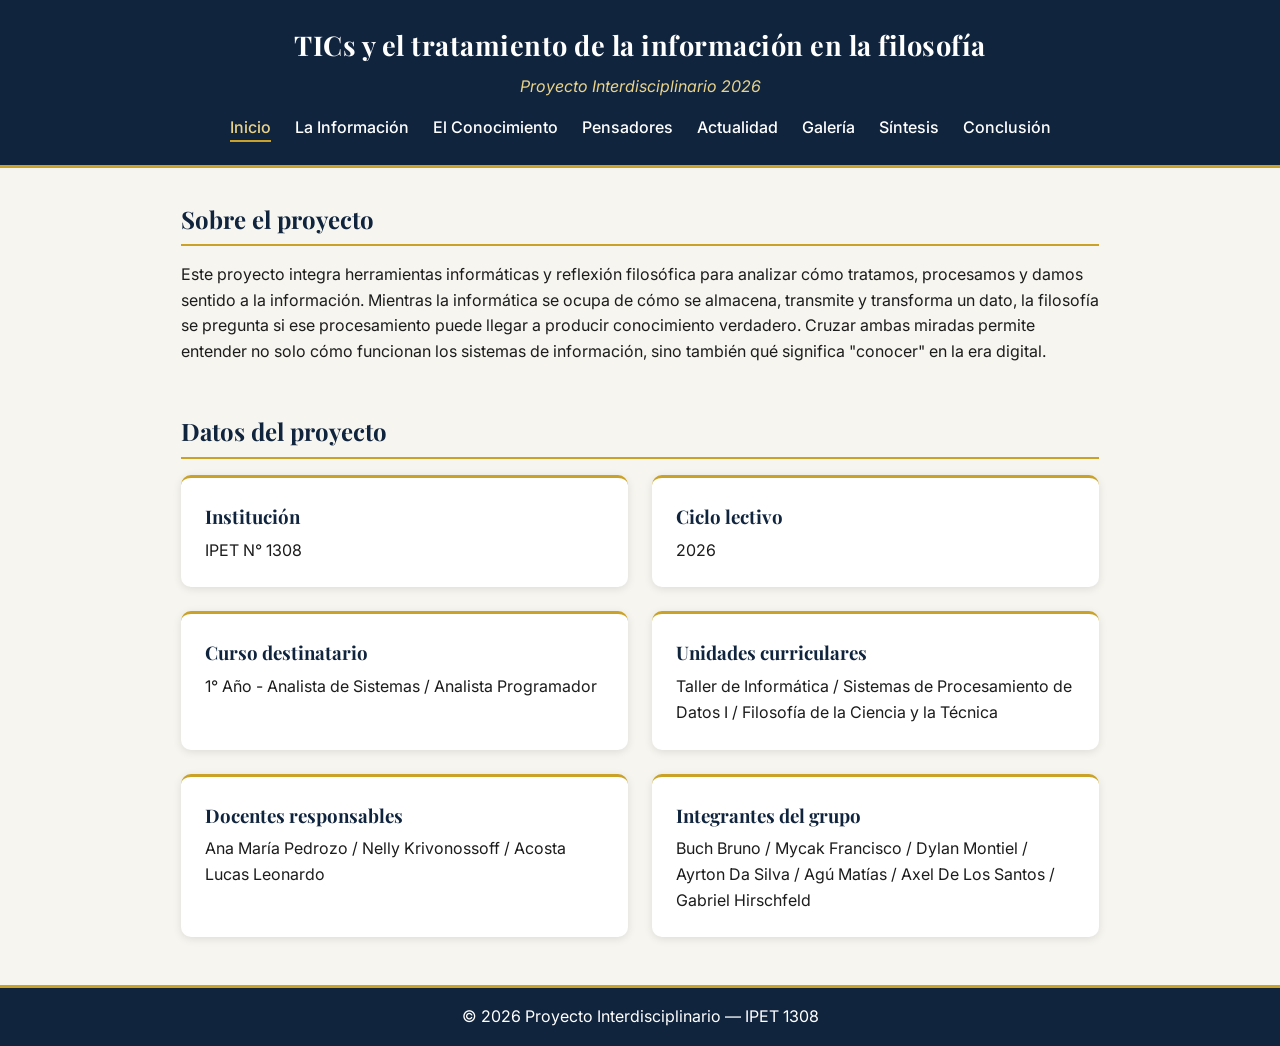
<file: index.html>
<!DOCTYPE html>
<html lang="es">
<head>
    <meta charset="UTF-8">
    <meta name="viewport" content="width=device-width, initial-scale=1.0">
    <title>Inicio - TICs y Filosofía</title>
    <link rel="stylesheet" href="css/estilos.css">
</head>
<body>

    <header>
        <h1>TICs y el tratamiento de la información en la filosofía</h1>
        <p class="slogan">Proyecto Interdisciplinario 2026</p>
        <nav>
            <ul>
                <li><a href="index.html">Inicio</a></li>
                <li><a href="informacion.html">La Información</a></li>
                <li><a href="filosofia.html">El Conocimiento</a></li>
                <li><a href="pensadores.html">Pensadores</a></li>
                <li><a href="actualidad.html">Actualidad</a></li>
                <li><a href="galeria.html">Galería</a></li>
                <li><a href="sintesis.html">Síntesis</a></li>
                <li><a href="conclusion.html">Conclusión</a></li>
            </ul>
        </nav>
    </header>

    <main>
        <section id="portada">
            <h2>Sobre el proyecto</h2>
            <p>Este proyecto integra herramientas informáticas y reflexión filosófica para analizar cómo tratamos, procesamos y damos sentido a la información. Mientras la informática se ocupa de cómo se almacena, transmite y transforma un dato, la filosofía se pregunta si ese procesamiento puede llegar a producir conocimiento verdadero. Cruzar ambas miradas permite entender no solo cómo funcionan los sistemas de información, sino también qué significa "conocer" en la era digital.</p>

            <!-- TAREA: Agregá aquí una imagen representativa del proyecto -->
            <!-- <img src="ACÁ VA LA URL" alt="Descripción de la imagen" class="imagen-centrada"> -->
        </section>

        <section id="datos-proyecto">
            <h2>Datos del proyecto</h2>
            <div class="grid-tarjetas">
                <div class="tarjeta">
                    <h3>Institución</h3>
                    <p>IPET N° 1308</p>
                </div>
                <div class="tarjeta">
                    <h3>Ciclo lectivo</h3>
                    <p>2026</p>
                </div>
                <div class="tarjeta">
                    <h3>Curso destinatario</h3>
                    <p>1° Año - Analista de Sistemas / Analista Programador</p>
                </div>
                <div class="tarjeta">
                    <h3>Unidades curriculares</h3>
                    <p>Taller de Informática / Sistemas de Procesamiento de Datos I / Filosofía de la Ciencia y la Técnica</p>
                </div>
                <div class="tarjeta">
                    <h3>Docentes responsables</h3>
                    <p>Ana María Pedrozo / Nelly Krivonossoff / Acosta Lucas Leonardo</p>
                </div>
                <div class="tarjeta">
                    <h3>Integrantes del grupo</h3>
                    <p>Buch Bruno / Mycak Francisco / Dylan Montiel / Ayrton Da Silva / Agú Matías / Axel De Los Santos / Gabriel Hirschfeld</p>
                </div>
            </div>
        </section>
    </main>

    <footer>
        <p>© 2026 Proyecto Interdisciplinario — IPET 1308</p>
    </footer>

    <script src="js/script.js"></script>
</body>
</html>
</file>
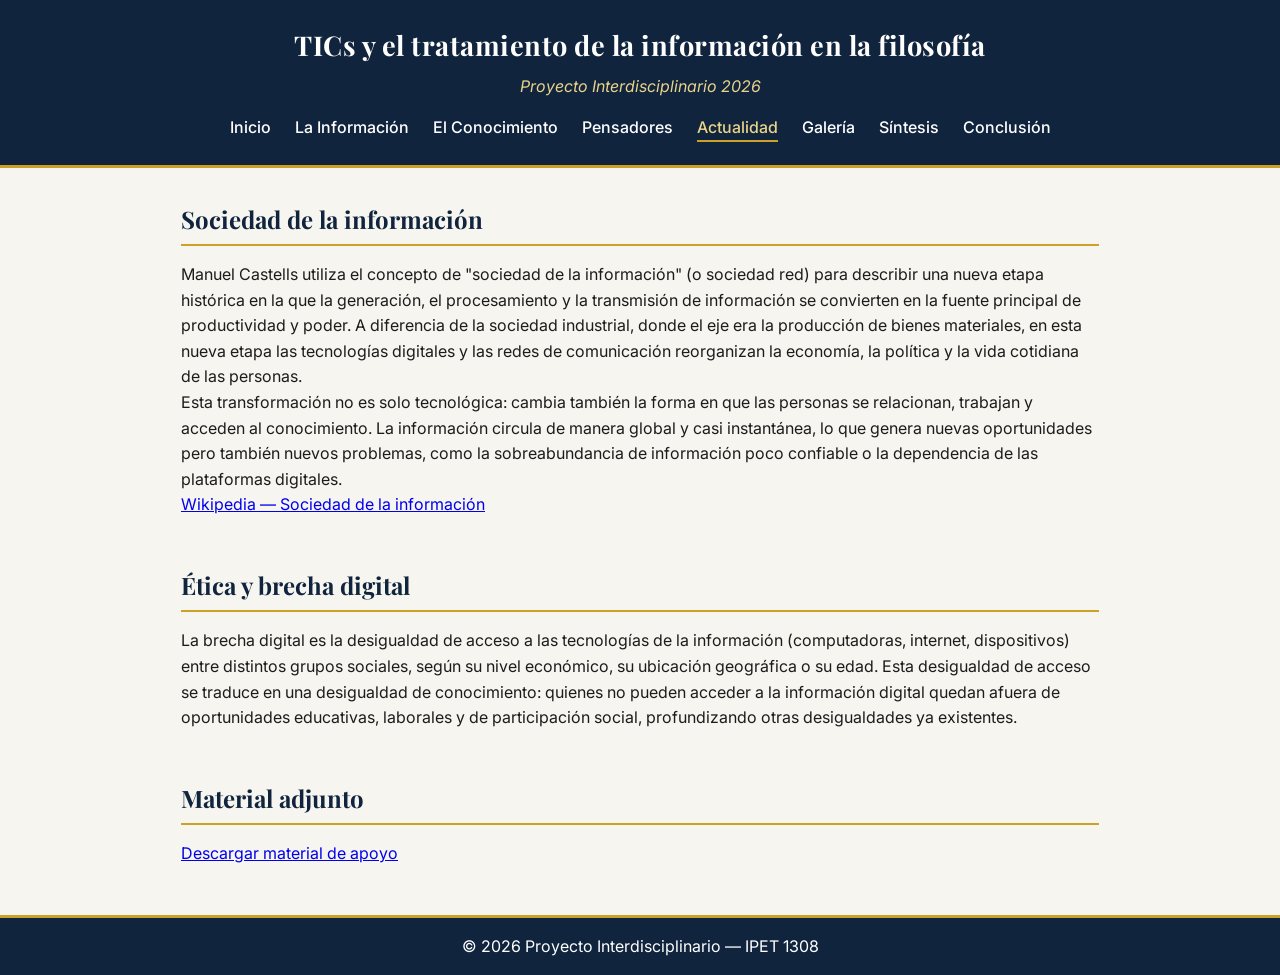
<file: actualidad.html>
<!DOCTYPE html>
<html lang="es">
<head>
    <meta charset="UTF-8">
    <meta name="viewport" content="width=device-width, initial-scale=1.0">
    <title>Actualidad - TICs y Filosofía</title>
    <link rel="stylesheet" href="css/estilos.css">
</head>
<body>

    <header>
        <h1>TICs y el tratamiento de la información en la filosofía</h1>
        <p class="slogan">Proyecto Interdisciplinario 2026</p>
        <nav>
            <ul>
                <li><a href="index.html">Inicio</a></li>
                <li><a href="informacion.html">La Información</a></li>
                <li><a href="filosofia.html">El Conocimiento</a></li>
                <li><a href="pensadores.html">Pensadores</a></li>
                <li><a href="actualidad.html">Actualidad</a></li>
                <li><a href="galeria.html">Galería</a></li>
                <li><a href="sintesis.html">Síntesis</a></li>
                <li><a href="conclusion.html">Conclusión</a></li>
            </ul>
        </nav>
    </header>

    <main>
        <section id="sociedad-informacion">
            <h2>Sociedad de la información</h2>
            <!-- TAREA: Investigá el concepto de Manuel Castells y explicalo con tus palabras (al menos 2 párrafos) -->
            <p>Manuel Castells utiliza el concepto de "sociedad de la información" (o sociedad red) para describir una nueva etapa histórica en la que la generación, el procesamiento y la transmisión de información se convierten en la fuente principal de productividad y poder. A diferencia de la sociedad industrial, donde el eje era la producción de bienes materiales, en esta nueva etapa las tecnologías digitales y las redes de comunicación reorganizan la economía, la política y la vida cotidiana de las personas.</p>
            <p>Esta transformación no es solo tecnológica: cambia también la forma en que las personas se relacionan, trabajan y acceden al conocimiento. La información circula de manera global y casi instantánea, lo que genera nuevas oportunidades pero también nuevos problemas, como la sobreabundancia de información poco confiable o la dependencia de las plataformas digitales.</p>
            <p><a href="https://es.wikipedia.org/wiki/Sociedad_de_la_informaci%C3%B3n" target="_blank">Wikipedia — Sociedad de la información</a></p>
        </section>

        <section id="brecha-digital">
            <h2>Ética y brecha digital</h2>
            <!-- TAREA: Explicá qué es la brecha digital y por qué genera desigualdad de acceso al conocimiento -->
            <p>La brecha digital es la desigualdad de acceso a las tecnologías de la información (computadoras, internet, dispositivos) entre distintos grupos sociales, según su nivel económico, su ubicación geográfica o su edad. Esta desigualdad de acceso se traduce en una desigualdad de conocimiento: quienes no pueden acceder a la información digital quedan afuera de oportunidades educativas, laborales y de participación social, profundizando otras desigualdades ya existentes.</p>
        </section>

        <section id="material-adjunto">
            <h2>Material adjunto</h2>
            <!-- TAREA: Subí un PDF o material de apoyo a la carpeta /docs y enlazalo aquí -->
            <a href="docs/material.pdf" download>Descargar material de apoyo</a>
        </section>
    </main>

    <footer>
        <p>© 2026 Proyecto Interdisciplinario — IPET 1308</p>
    </footer>

    <script src="js/script.js"></script>
</body>
</html>
</file>
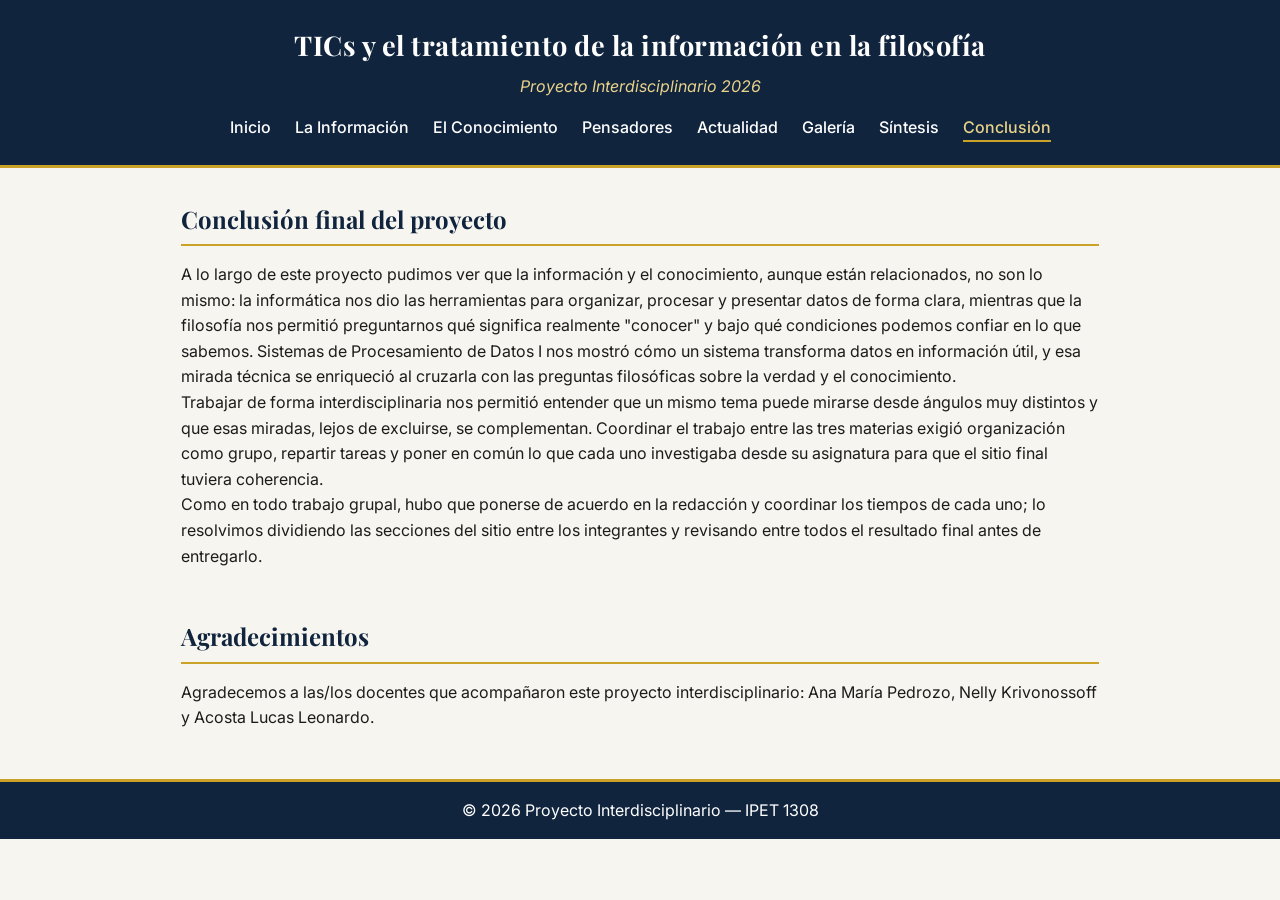
<file: conclusion.html>
<!DOCTYPE html>
<html lang="es">
<head>
    <meta charset="UTF-8">
    <meta name="viewport" content="width=device-width, initial-scale=1.0">
    <title>Conclusión - TICs y Filosofía</title>
    <link rel="stylesheet" href="css/estilos.css">
</head>
<body>

    <header>
        <h1>TICs y el tratamiento de la información en la filosofía</h1>
        <p class="slogan">Proyecto Interdisciplinario 2026</p>
        <nav>
            <ul>
                <li><a href="index.html">Inicio</a></li>
                <li><a href="informacion.html">La Información</a></li>
                <li><a href="filosofia.html">El Conocimiento</a></li>
                <li><a href="pensadores.html">Pensadores</a></li>
                <li><a href="actualidad.html">Actualidad</a></li>
                <li><a href="galeria.html">Galería</a></li>
                <li><a href="sintesis.html">Síntesis</a></li>
                <li><a href="conclusion.html">Conclusión</a></li>
            </ul>
        </nav>
    </header>

    <main>
        <section id="conclusion-final">
            <h2>Conclusión final del proyecto</h2>
            <!-- TAREA: Escriban acá la conclusión final y real del proyecto, distinta de la postura personal de Síntesis. -->
            <!-- Esta conclusión debe integrar lo trabajado en las tres materias (Taller de Informática, -->
            <!-- Sistemas de Procesamiento de Datos I y Filosofía) y reflexionar sobre qué aprendieron -->
            <!-- haciendo el proyecto, no solo sobre el tema en sí. -->
            <p>A lo largo de este proyecto pudimos ver que la información y el conocimiento, aunque están relacionados, no son lo mismo: la informática nos dio las herramientas para organizar, procesar y presentar datos de forma clara, mientras que la filosofía nos permitió preguntarnos qué significa realmente "conocer" y bajo qué condiciones podemos confiar en lo que sabemos. Sistemas de Procesamiento de Datos I nos mostró cómo un sistema transforma datos en información útil, y esa mirada técnica se enriqueció al cruzarla con las preguntas filosóficas sobre la verdad y el conocimiento.</p>
            <p>Trabajar de forma interdisciplinaria nos permitió entender que un mismo tema puede mirarse desde ángulos muy distintos y que esas miradas, lejos de excluirse, se complementan. Coordinar el trabajo entre las tres materias exigió organización como grupo, repartir tareas y poner en común lo que cada uno investigaba desde su asignatura para que el sitio final tuviera coherencia.</p>
            <p>Como en todo trabajo grupal, hubo que ponerse de acuerdo en la redacción y coordinar los tiempos de cada uno; lo resolvimos dividiendo las secciones del sitio entre los integrantes y revisando entre todos el resultado final antes de entregarlo.</p>
        </section>

        <section id="agradecimientos">
            <h2>Agradecimientos</h2>
            <!-- TAREA: Opcional. Mencionen a los/as docentes o instituciones que acompañaron el proyecto -->
            <p>Agradecemos a las/los docentes que acompañaron este proyecto interdisciplinario: Ana María Pedrozo, Nelly Krivonossoff y Acosta Lucas Leonardo.</p>
        </section>
    </main>

    <footer>
        <p>© 2026 Proyecto Interdisciplinario — IPET 1308</p>
    </footer>

    <script src="js/script.js"></script>
</body>
</html>
</file>
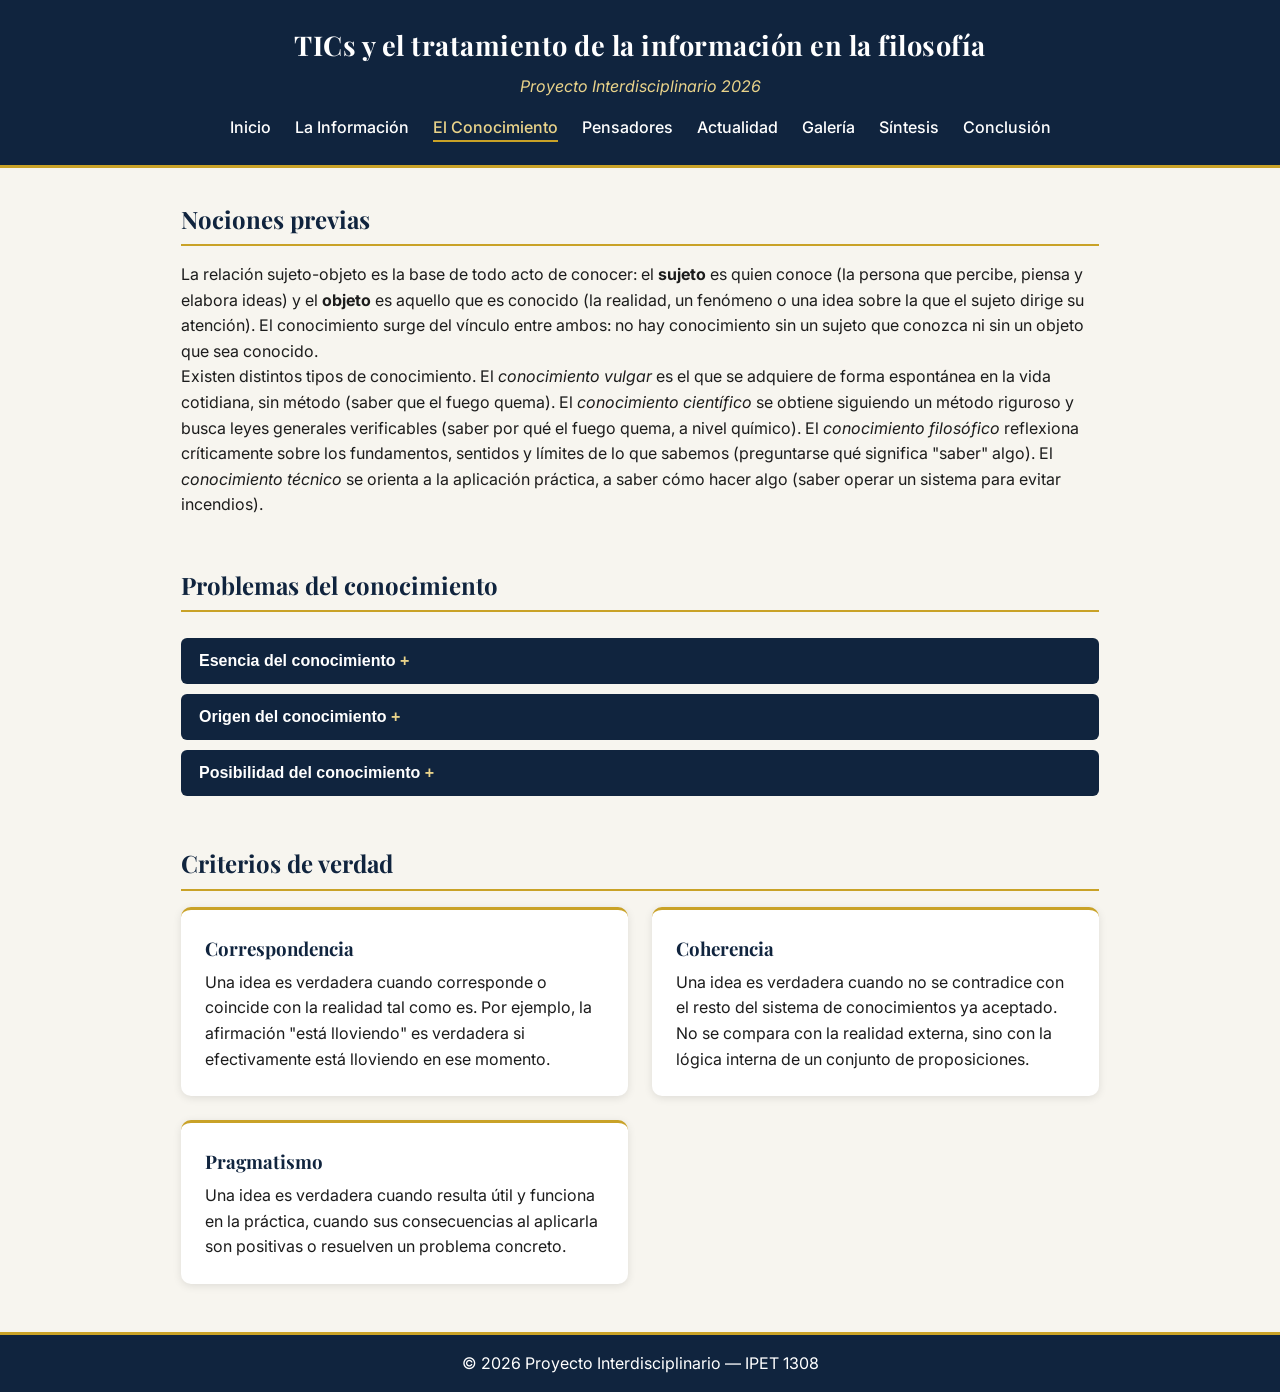
<file: filosofia.html>
<!DOCTYPE html>
<html lang="es">
<head>
    <meta charset="UTF-8">
    <meta name="viewport" content="width=device-width, initial-scale=1.0">
    <title>El Conocimiento - TICs y Filosofía</title>
    <link rel="stylesheet" href="css/estilos.css">
</head>
<body>

    <header>
        <h1>TICs y el tratamiento de la información en la filosofía</h1>
        <p class="slogan">Proyecto Interdisciplinario 2026</p>
        <nav>
            <ul>
                <li><a href="index.html">Inicio</a></li>
                <li><a href="informacion.html">La Información</a></li>
                <li><a href="filosofia.html">El Conocimiento</a></li>
                <li><a href="pensadores.html">Pensadores</a></li>
                <li><a href="actualidad.html">Actualidad</a></li>
                <li><a href="galeria.html">Galería</a></li>
                <li><a href="sintesis.html">Síntesis</a></li>
                <li><a href="conclusion.html">Conclusión</a></li>
            </ul>
        </nav>
    </header>

    <main>
        <section id="nociones-previas">
            <h2>Nociones previas</h2>
            <!-- TAREA: Completá con la explicación de sujeto-objeto y tipos de conocimiento -->
            <p>La relación sujeto-objeto es la base de todo acto de conocer: el <b>sujeto</b> es quien conoce (la persona que percibe, piensa y elabora ideas) y el <b>objeto</b> es aquello que es conocido (la realidad, un fenómeno o una idea sobre la que el sujeto dirige su atención). El conocimiento surge del vínculo entre ambos: no hay conocimiento sin un sujeto que conozca ni sin un objeto que sea conocido.</p>
            <p>Existen distintos tipos de conocimiento. El <i>conocimiento vulgar</i> es el que se adquiere de forma espontánea en la vida cotidiana, sin método (saber que el fuego quema). El <i>conocimiento científico</i> se obtiene siguiendo un método riguroso y busca leyes generales verificables (saber por qué el fuego quema, a nivel químico). El <i>conocimiento filosófico</i> reflexiona críticamente sobre los fundamentos, sentidos y límites de lo que sabemos (preguntarse qué significa "saber" algo). El <i>conocimiento técnico</i> se orienta a la aplicación práctica, a saber cómo hacer algo (saber operar un sistema para evitar incendios).</p>
        </section>

        <section id="problemas-conocimiento">
            <h2>Problemas del conocimiento</h2>

            <!-- ACORDEÓN: cada botón despliega su panel -->
            <button class="acordeon">Esencia del conocimiento</button>
            <div class="panel">
                <p>Este problema pregunta qué significa "conocer" algo. El <i>dogmatismo</i> sostiene que el sujeto puede alcanzar una verdad segura y objetiva sobre la realidad, sin dudar de la capacidad de la razón o los sentidos. El <i>escepticismo</i>, en cambio, duda de que sea posible alcanzar un conocimiento verdadero y seguro, y sostiene que siempre hay margen para el error. El <i>relativismo</i> afirma que no existe una verdad única y válida para todos, sino que depende del sujeto, la cultura o el momento histórico. El <i>criticismo</i>, propuesto por <b>Kant</b>, plantea una postura intermedia: es posible conocer, pero solo dentro de los límites de la razón humana, examinando previamente qué puede y qué no puede conocer el sujeto.</p>
            </div>

            <button class="acordeon">Origen del conocimiento</button>
            <div class="panel">
                <p>El <i>racionalismo</i>, defendido por <b>Descartes</b>, sostiene que el origen del conocimiento verdadero está en la razón: las ideas más importantes son innatas o se construyen mediante el pensamiento lógico, independientemente de la experiencia sensible, que puede engañarnos. El <i>empirismo</i>, representado por <b>Aristóteles</b> y más tarde por <b>Hume</b>, sostiene lo contrario: todo conocimiento parte de la experiencia sensible; no hay ideas innatas, la mente nace como una "hoja en blanco" que se va llenando con lo que percibimos. <b>Kant</b> propone una síntesis entre ambas posturas: el conocimiento comienza con la experiencia (aporte empirista), pero la mente humana posee estructuras a priori (espacio, tiempo, categorías) que organizan esa experiencia (aporte racionalista), de modo que ambos elementos son necesarios para conocer.</p>
            </div>

            <button class="acordeon">Posibilidad del conocimiento</button>
            <div class="panel">
                <p>Este problema pregunta si el sujeto puede conocer la realidad tal cual es en sí misma. El <i>dogmatismo</i> responde que sí, que la razón o los sentidos nos dan acceso directo y confiable a la realidad. El <i>escepticismo</i> responde que no, que nunca podemos estar seguros de que lo que percibimos coincide con la realidad objetiva. El <i>criticismo</i> de <b>Kant</b> matiza ambas posturas: podemos conocer los fenómenos (la realidad tal como se nos presenta a través de nuestras estructuras mentales), pero no la "cosa en sí" (la realidad independiente de todo sujeto que la conozca).</p>
            </div>
        </section>

        <section id="criterios-verdad">
            <h2>Criterios de verdad</h2>
            <!-- TAREA: Completá cada tarjeta -->
            <div class="grid-tarjetas">
                <div class="tarjeta">
                    <h3>Correspondencia</h3>
                    <p>Una idea es verdadera cuando corresponde o coincide con la realidad tal como es. Por ejemplo, la afirmación "está lloviendo" es verdadera si efectivamente está lloviendo en ese momento.</p>
                </div>
                <div class="tarjeta">
                    <h3>Coherencia</h3>
                    <p>Una idea es verdadera cuando no se contradice con el resto del sistema de conocimientos ya aceptado. No se compara con la realidad externa, sino con la lógica interna de un conjunto de proposiciones.</p>
                </div>
                <div class="tarjeta">
                    <h3>Pragmatismo</h3>
                    <p>Una idea es verdadera cuando resulta útil y funciona en la práctica, cuando sus consecuencias al aplicarla son positivas o resuelven un problema concreto.</p>
                </div>
            </div>
        </section>
    </main>

    <footer>
        <p>© 2026 Proyecto Interdisciplinario — IPET 1308</p>
    </footer>

    <script src="js/script.js"></script>
</body>
</html>
</file>
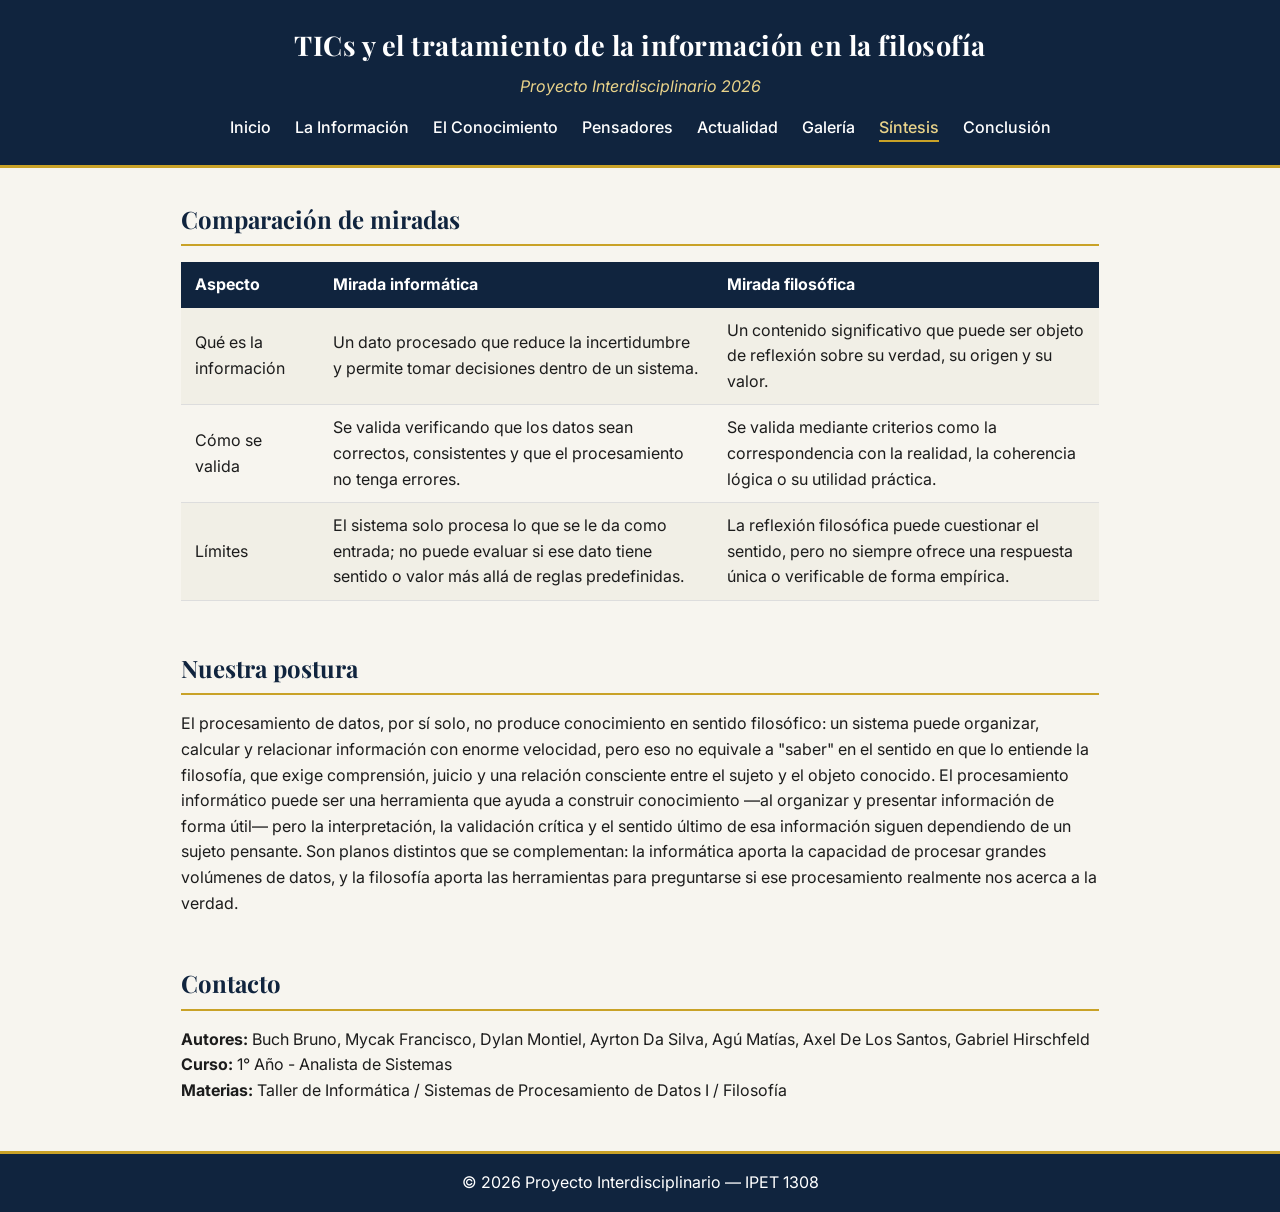
<file: sintesis.html>
<!DOCTYPE html>
<html lang="es">
<head>
    <meta charset="UTF-8">
    <meta name="viewport" content="width=device-width, initial-scale=1.0">
    <title>Síntesis - TICs y Filosofía</title>
    <link rel="stylesheet" href="css/estilos.css">
</head>
<body>

    <header>
        <h1>TICs y el tratamiento de la información en la filosofía</h1>
        <p class="slogan">Proyecto Interdisciplinario 2026</p>
        <nav>
            <ul>
                <li><a href="index.html">Inicio</a></li>
                <li><a href="informacion.html">La Información</a></li>
                <li><a href="filosofia.html">El Conocimiento</a></li>
                <li><a href="pensadores.html">Pensadores</a></li>
                <li><a href="actualidad.html">Actualidad</a></li>
                <li><a href="galeria.html">Galería</a></li>
                <li><a href="sintesis.html">Síntesis</a></li>
                <li><a href="conclusion.html">Conclusión</a></li>
            </ul>
        </nav>
    </header>

    <main>
        <section id="comparacion">
            <h2>Comparación de miradas</h2>
            <!-- TAREA: Completá la tabla comparando la mirada informática y la mirada filosófica -->
            <table>
                <tr>
                    <th>Aspecto</th>
                    <th>Mirada informática</th>
                    <th>Mirada filosófica</th>
                </tr>
                <tr>
                    <td>Qué es la información</td>
                    <td>Un dato procesado que reduce la incertidumbre y permite tomar decisiones dentro de un sistema.</td>
                    <td>Un contenido significativo que puede ser objeto de reflexión sobre su verdad, su origen y su valor.</td>
                </tr>
                <tr>
                    <td>Cómo se valida</td>
                    <td>Se valida verificando que los datos sean correctos, consistentes y que el procesamiento no tenga errores.</td>
                    <td>Se valida mediante criterios como la correspondencia con la realidad, la coherencia lógica o su utilidad práctica.</td>
                </tr>
                <tr>
                    <td>Límites</td>
                    <td>El sistema solo procesa lo que se le da como entrada; no puede evaluar si ese dato tiene sentido o valor más allá de reglas predefinidas.</td>
                    <td>La reflexión filosófica puede cuestionar el sentido, pero no siempre ofrece una respuesta única o verificable de forma empírica.</td>
                </tr>
            </table>
        </section>

        <section id="postura">
            <h2>Nuestra postura</h2>
            <!-- TAREA: Escriban su conclusión grupal respondiendo: ¿el procesamiento de datos puede producir conocimiento verdadero? -->
            <p>El procesamiento de datos, por sí solo, no produce conocimiento en sentido filosófico: un sistema puede organizar, calcular y relacionar información con enorme velocidad, pero eso no equivale a "saber" en el sentido en que lo entiende la filosofía, que exige comprensión, juicio y una relación consciente entre el sujeto y el objeto conocido. El procesamiento informático puede ser una herramienta que ayuda a construir conocimiento —al organizar y presentar información de forma útil— pero la interpretación, la validación crítica y el sentido último de esa información siguen dependiendo de un sujeto pensante. Son planos distintos que se complementan: la informática aporta la capacidad de procesar grandes volúmenes de datos, y la filosofía aporta las herramientas para preguntarse si ese procesamiento realmente nos acerca a la verdad.</p>
        </section>

        <section id="contacto">
            <h2>Contacto</h2>
            <!-- TAREA: Completá con los integrantes reales, curso y materia -->
            <p><b>Autores:</b> Buch Bruno, Mycak Francisco, Dylan Montiel, Ayrton Da Silva, Agú Matías, Axel De Los Santos, Gabriel Hirschfeld</p>
            <p><b>Curso:</b> 1° Año - Analista de Sistemas</p>
            <p><b>Materias:</b> Taller de Informática / Sistemas de Procesamiento de Datos I / Filosofía</p>
        </section>
    </main>

    <footer>
        <p>© 2026 Proyecto Interdisciplinario — IPET 1308</p>
    </footer>

    <script src="js/script.js"></script>
</body>
</html>
</file>
<file: css/estilos.css>
/* FUENTES (Google Fonts) */
@import url('https://fonts.googleapis.com/css2?family=Playfair+Display:wght@600;700&family=Inter:wght@400;500;600&display=swap');

/* RESET BÁSICO */
* {
    margin: 0;
    padding: 0;
    box-sizing: border-box;
}

:root {
    --azul-oscuro: #10243e;
    --azul-medio: #1b3a5c;
    --dorado: #c9a227;
    --dorado-claro: #e9d38a;
    --fondo: #f7f5ef;
    --texto: #1c1c1c;
}

body {
    font-family: 'Inter', 'Segoe UI', Arial, sans-serif;
    line-height: 1.6;
    color: var(--texto);
    background-color: var(--fondo);
}

h1, h2, h3 {
    font-family: 'Playfair Display', Georgia, serif;
}

/* ENCABEZADO */
header {
    background-color: var(--azul-oscuro);
    color: white;
    padding: 1.5rem 2rem;
    text-align: center;
    border-bottom: 3px solid var(--dorado);
}

header h1 {
    font-size: 1.7em;
    letter-spacing: 0.5px;
}

.slogan {
    margin-top: 6px;
    font-style: italic;
    color: var(--dorado-claro);
}

nav ul {
    list-style: none;
    display: flex;
    justify-content: center;
    gap: 1.5rem;
    margin-top: 1rem;
    flex-wrap: wrap;
}

nav a {
    color: white;
    text-decoration: none;
    font-weight: 500;
    padding-bottom: 3px;
    border-bottom: 2px solid transparent;
    transition: color 0.2s ease, border-color 0.2s ease;
}

nav a:hover,
nav a.activo {
    color: var(--dorado-claro);
    border-bottom: 2px solid var(--dorado);
}

/* CONTENIDO PRINCIPAL */
main {
    max-width: 950px;
    margin: 2rem auto;
    padding: 0 1rem;
}

section {
    margin-bottom: 3rem;
}

section h2 {
    color: var(--azul-oscuro);
    border-bottom: 2px solid var(--dorado);
    padding-bottom: 6px;
    margin-bottom: 16px;
}

/* CITA DESTACADA (opcional, para portada) */
.cita-destacada {
    border-left: 4px solid var(--dorado);
    background-color: #fff;
    padding: 1rem 1.5rem;
    margin: 1.5rem 0;
    font-family: 'Playfair Display', serif;
    font-style: italic;
    font-size: 1.15em;
    color: var(--azul-oscuro);
    box-shadow: 0 2px 8px rgba(0,0,0,0.06);
}

/* TARJETAS */
.grid-tarjetas {
    display: grid;
    grid-template-columns: repeat(2, minmax(230px, 1fr));
    gap: 1.5rem;
    margin-top: 1rem;
}

.tarjeta {
    background: white;
    border-radius: 10px;
    box-shadow: 0 2px 8px rgba(0,0,0,0.1);
    padding: 1.5rem;
    border-top: 3px solid var(--dorado);
    transition: transform 0.3s ease, box-shadow 0.3s ease;
}

.tarjeta:hover {
    transform: translateY(-6px);
    box-shadow: 0 10px 24px rgba(16,36,62,0.18);
}

.tarjeta h3 {
    color: var(--azul-oscuro);
    margin-bottom: 6px;
}

.tarjeta img {
    width: 100%;
    border-radius: 8px;
    margin-bottom: 10px;
}

/* ACORDEÓN */
.acordeon {
    width: 100%;
    text-align: left;
    background-color: var(--azul-oscuro);
    color: white;
    border: none;
    padding: 14px 18px;
    font-size: 1em;
    font-weight: 600;
    cursor: pointer;
    border-radius: 6px;
    margin-top: 10px;
    transition: background-color 0.2s ease;
}

.acordeon:hover {
    background-color: var(--azul-medio);
}

.acordeon::after {
    content: " +";
    color: var(--dorado-claro);
    font-weight: 700;
}

.panel {
    display: none;
    background-color: white;
    padding: 16px 18px;
    border-left: 3px solid var(--dorado);
    margin-bottom: 4px;
}

/* CARRUSEL */
.carrusel {
    width: 100%;
    overflow: hidden;
    max-height: 350px;
    border-bottom: 3px solid var(--dorado);
}

.carrusel-contenido {
    display: flex;
    animation: desplazar 9s infinite;
}

.carrusel-contenido img {
    min-width: 100%;
    max-height: 350px;
    object-fit: cover;
    border-radius: 0;
}

@keyframes desplazar {
    0%   { transform: translateX(0%); }
    33%  { transform: translateX(-100%); }
    66%  { transform: translateX(-200%); }
    100% { transform: translateX(0%); }
}

/* GALERÍA DE IMÁGENES */
.galeria-grid {
    display: grid;
    grid-template-columns: repeat(3, 1fr);
    gap: 12px;
    margin-top: 16px;
}

.galeria-grid img {
    width: 100%;
    height: 200px;
    object-fit: cover;
    border-radius: 8px;
    transition: transform 0.3s ease, opacity 0.3s ease;
}

.galeria-grid img:hover {
    transform: scale(1.05);
    opacity: 0.9;
}

/* GALERÍA DE VIDEOS */
.video-grid {
    display: grid;
    grid-template-columns: repeat(auto-fit, minmax(300px, 1fr));
    gap: 1.5rem;
    margin-top: 16px;
}

.video-item iframe {
    border: none;
    border-radius: 8px;
    display: block;
}

.video-item p {
    margin-top: 8px;
    font-style: italic;
    color: #555;
}

/* TABLAS */
table {
    width: 100%;
    border-collapse: collapse;
    margin-top: 16px;
}

table th {
    background-color: var(--azul-oscuro);
    color: white;
    padding: 10px 14px;
    text-align: left;
}

table td {
    padding: 10px 14px;
    border-bottom: 1px solid #ddd;
}

table tr:nth-child(even) {
    background-color: #f1efe6;
}

/* PIE DE PÁGINA */
footer {
    text-align: center;
    padding: 1rem;
    background-color: var(--azul-oscuro);
    color: white;
    margin-top: 3rem;
    border-top: 3px solid var(--dorado);
}

/* ANIMACIÓN DE ENTRADA DE SECCIONES */
section {
    animation: aparecer 0.5s ease-in;
}

@keyframes aparecer {
    from { opacity: 0; transform: translateY(20px); }
    to   { opacity: 1; transform: translateY(0); }
}

/* IMÁGENES GENERALES */
img {
     width: 100%;
    height: 340px;
    object-fit: fill;
    border-radius: 8px;
}

/* Clase opcional para centrar cualquier imagen del sitio */
.imagen-centrada {
    display: auto;
    margin: 16px auto;
    max-width: 500px;
}
</file>
